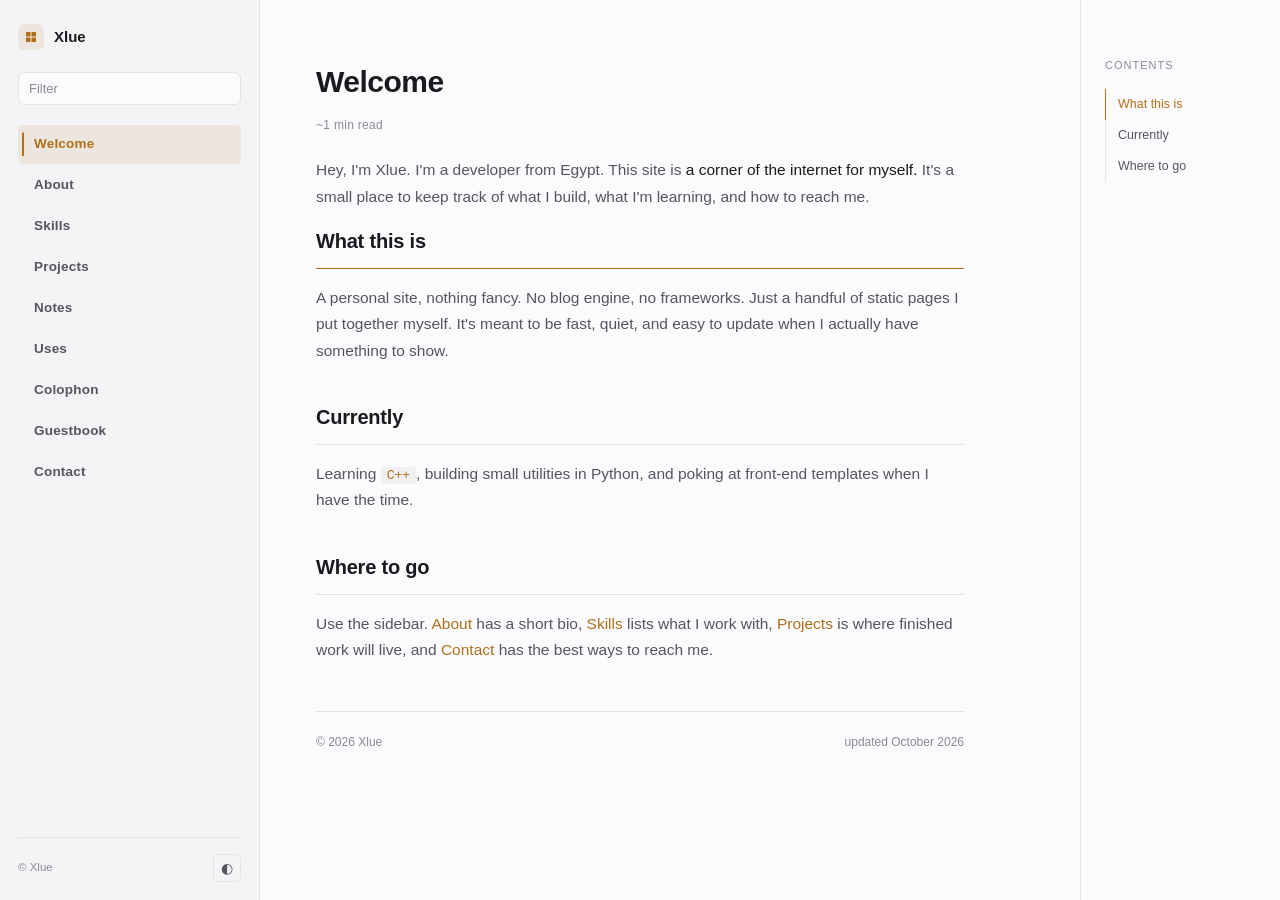
<file: index.html>
<!DOCTYPE html>
<html lang="en" data-theme="dark">
<head>
<meta charset="UTF-8" />
<meta name="viewport" content="width=device-width, initial-scale=1.0" />
<title>Welcome | Xlue</title>
<meta name="description" content="A corner of the internet for myself." />
<meta property="og:type" content="website" />
<meta property="og:title" content="Welcome | Xlue" />
<meta property="og:description" content="A corner of the internet for myself." />
<meta property="og:site_name" content="Xlue" />
<meta name="twitter:card" content="summary" />
<meta name="twitter:title" content="Welcome | Xlue" />
<meta name="twitter:description" content="A corner of the internet for myself." />
<link rel="icon" href="data:image/svg+xml,<svg xmlns='http://www.w3.org/2000/svg' viewBox='0 0 100 100'><rect width='100' height='100' rx='20' fill='%231b1b1e'/><rect x='24' y='24' width='24' height='24' rx='2' fill='%23e0a458'/><rect x='52' y='24' width='24' height='24' rx='2' fill='%23e0a458'/><rect x='24' y='52' width='24' height='24' rx='2' fill='%23e0a458'/><rect x='52' y='52' width='24' height='24' rx='2' fill='%23e0a458'/></svg>" />
<link rel="stylesheet" href="assets/style.css" />
</head>
<body>

<div class="scroll-progress" aria-hidden="true"></div>
<button class="menu-btn" id="menuBtn" aria-label="Toggle menu">☰</button>

<div class="layout">

  <aside class="sidebar" id="sidebar">
    <div class="sidebar-inner">
      <a class="brand" href="index.html">
        <span class="brand-mark" aria-hidden="true"><svg viewBox="0 0 24 24" width="12" height="12"><rect x="2" y="2" width="9" height="9" rx="1" fill="currentColor"/><rect x="13" y="2" width="9" height="9" rx="1" fill="currentColor"/><rect x="2" y="13" width="9" height="9" rx="1" fill="currentColor"/><rect x="13" y="13" width="9" height="9" rx="1" fill="currentColor"/></svg></span>
        <span class="brand-name">Xlue</span>
      </a>
      <input class="filter" type="text" placeholder="Filter" id="filter" autocomplete="off" />
      <nav class="nav">
        <a class="nav-item active" href="index.html">Welcome</a>
        <a class="nav-item" href="about.html">About</a>
        <a class="nav-item" href="skills.html">Skills</a>
        <a class="nav-item" href="projects.html">Projects</a>
        <a class="nav-item" href="notes.html">Notes</a>
        <a class="nav-item" href="uses.html">Uses</a>
        <a class="nav-item" href="colophon.html">Colophon</a>
        <a class="nav-item" href="guestbook.html">Guestbook</a>
        <a class="nav-item" href="contact.html">Contact</a>
      </nav>
      <div class="sidebar-foot">
        <span>© Xlue</span>
        <button class="theme-toggle" id="themeToggle" aria-label="Toggle theme">
          <span class="t-icon">◐</span>
        </button>
      </div>
    </div>
  </aside>

  <main class="content">
    
<h1>Welcome</h1>
<div class="reading-time"></div>

<p>
  Hey, I'm Xlue. I'm a developer from Egypt. This site is
  <em>a corner of the internet for myself.</em> It's a small place to keep track of what I
  build, what I'm learning, and how to reach me.
</p>

<h2 id="what-this-is">What this is</h2>
<p>
  A personal site, nothing fancy. No blog engine, no frameworks. Just a
  handful of static pages I put together myself. It's meant to be fast,
  quiet, and easy to update when I actually have something to show.
</p>

<h2 id="currently">Currently</h2>
<p>
  Learning <code>C++</code>, building small utilities in Python, and
  poking at front-end templates when I have the time.
</p>

<h2 id="where-to-go">Where to go</h2>
<p>
  Use the sidebar. <a href="about.html">About</a> has a short bio,
  <a href="skills.html">Skills</a> lists what I work with,
  <a href="projects.html">Projects</a> is where finished work will live,
  and <a href="contact.html">Contact</a> has the best ways to reach me.
</p>

    <footer class="page-foot">
      <span>© <span id="year"></span> Xlue</span>
      <span>updated October 2026</span>
    </footer>
  </main>

  <aside class="toc">
    <div class="toc-title">Contents</div>
    <a class="toc-link active" href="#what-this-is">What this is</a>
    <a class="toc-link" href="#currently">Currently</a>
    <a class="toc-link" href="#where-to-go">Where to go</a>
  </aside>

</div>

<button class="to-top" aria-label="Back to top">↑</button>
<script src="assets/script.js"></script>
</body>
</html>
</file>
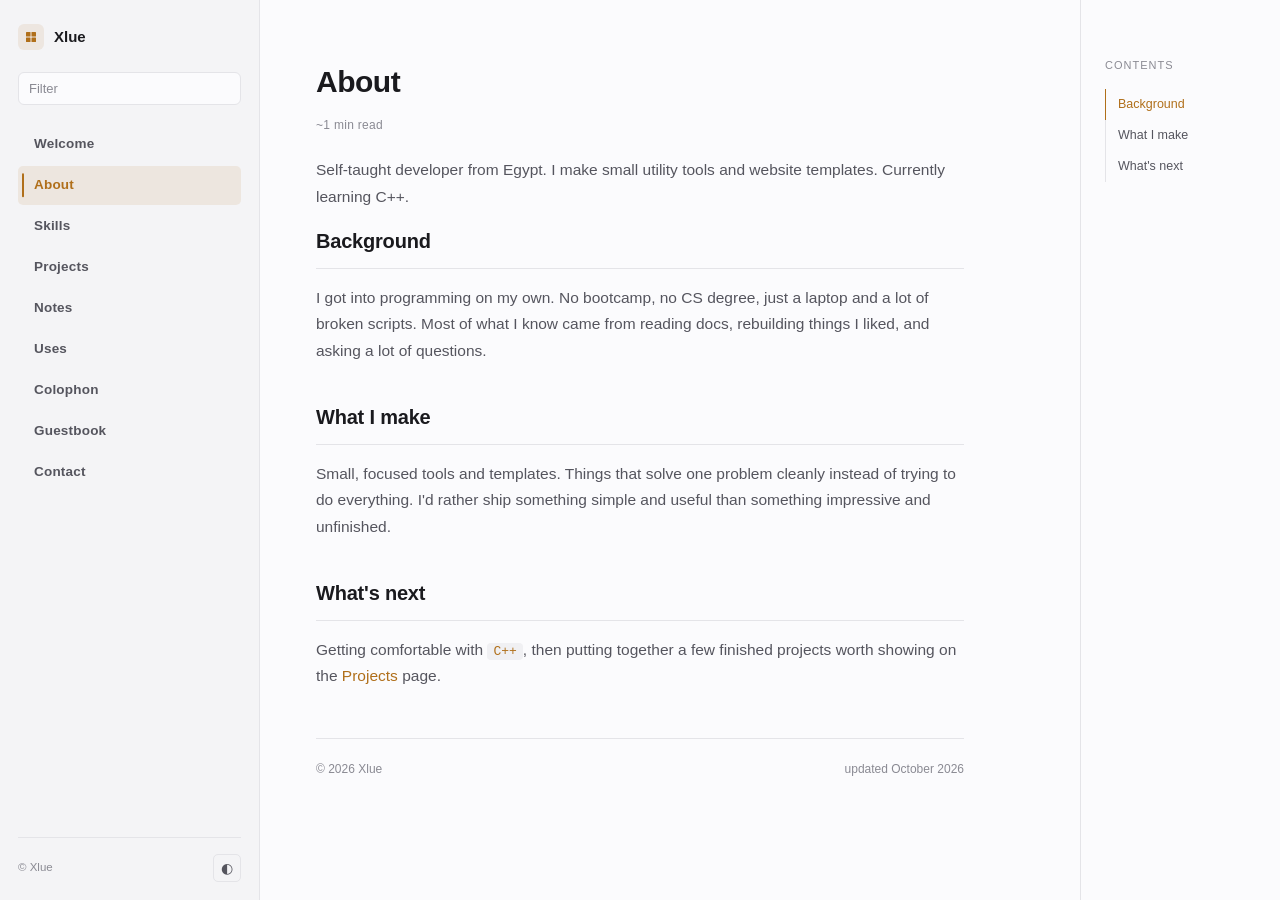
<file: about.html>
<!DOCTYPE html>
<html lang="en" data-theme="dark">
<head>
<meta charset="UTF-8" />
<meta name="viewport" content="width=device-width, initial-scale=1.0" />
<title>About | Xlue</title>
<meta name="description" content="A corner of the internet for myself." />
<meta property="og:type" content="website" />
<meta property="og:title" content="About | Xlue" />
<meta property="og:description" content="A corner of the internet for myself." />
<meta property="og:site_name" content="Xlue" />
<meta name="twitter:card" content="summary" />
<meta name="twitter:title" content="About | Xlue" />
<meta name="twitter:description" content="A corner of the internet for myself." />
<link rel="icon" href="data:image/svg+xml,<svg xmlns='http://www.w3.org/2000/svg' viewBox='0 0 100 100'><rect width='100' height='100' rx='20' fill='%231b1b1e'/><rect x='24' y='24' width='24' height='24' rx='2' fill='%23e0a458'/><rect x='52' y='24' width='24' height='24' rx='2' fill='%23e0a458'/><rect x='24' y='52' width='24' height='24' rx='2' fill='%23e0a458'/><rect x='52' y='52' width='24' height='24' rx='2' fill='%23e0a458'/></svg>" />
<link rel="stylesheet" href="assets/style.css" />
</head>
<body>

<div class="scroll-progress" aria-hidden="true"></div>
<button class="menu-btn" id="menuBtn" aria-label="Toggle menu">☰</button>

<div class="layout">

  <aside class="sidebar" id="sidebar">
    <div class="sidebar-inner">
      <a class="brand" href="index.html">
        <span class="brand-mark" aria-hidden="true"><svg viewBox="0 0 24 24" width="12" height="12"><rect x="2" y="2" width="9" height="9" rx="1" fill="currentColor"/><rect x="13" y="2" width="9" height="9" rx="1" fill="currentColor"/><rect x="2" y="13" width="9" height="9" rx="1" fill="currentColor"/><rect x="13" y="13" width="9" height="9" rx="1" fill="currentColor"/></svg></span>
        <span class="brand-name">Xlue</span>
      </a>
      <input class="filter" type="text" placeholder="Filter" id="filter" autocomplete="off" />
      <nav class="nav">
        <a class="nav-item" href="index.html">Welcome</a>
        <a class="nav-item active" href="about.html">About</a>
        <a class="nav-item" href="skills.html">Skills</a>
        <a class="nav-item" href="projects.html">Projects</a>
        <a class="nav-item" href="notes.html">Notes</a>
        <a class="nav-item" href="uses.html">Uses</a>
        <a class="nav-item" href="colophon.html">Colophon</a>
        <a class="nav-item" href="guestbook.html">Guestbook</a>
        <a class="nav-item" href="contact.html">Contact</a>
      </nav>
      <div class="sidebar-foot">
        <span>© Xlue</span>
        <button class="theme-toggle" id="themeToggle" aria-label="Toggle theme">
          <span class="t-icon">◐</span>
        </button>
      </div>
    </div>
  </aside>

  <main class="content">
    
<h1>About</h1>
<div class="reading-time"></div>

<p>Self-taught developer from Egypt. I make small utility tools and website templates. Currently learning C++.</p>

<h2 id="background">Background</h2>
<p>
  I got into programming on my own. No bootcamp, no CS degree, just a
  laptop and a lot of broken scripts. Most of what I know came from
  reading docs, rebuilding things I liked, and asking a lot of questions.
</p>

<h2 id="what-i-make">What I make</h2>
<p>
  Small, focused tools and templates. Things that solve one problem
  cleanly instead of trying to do everything. I'd rather ship something
  simple and useful than something impressive and unfinished.
</p>

<h2 id="whats-next">What's next</h2>
<p>
  Getting comfortable with <code>C++</code>, then putting together a
  few finished projects worth showing on the
  <a href="projects.html">Projects</a> page.
</p>

    <footer class="page-foot">
      <span>© <span id="year"></span> Xlue</span>
      <span>updated October 2026</span>
    </footer>
  </main>

  <aside class="toc">
    <div class="toc-title">Contents</div>
    <a class="toc-link active" href="#background">Background</a>
    <a class="toc-link" href="#what-i-make">What I make</a>
    <a class="toc-link" href="#whats-next">What's next</a>
  </aside>

</div>

<button class="to-top" aria-label="Back to top">↑</button>
<script src="assets/script.js"></script>
</body>
</html>
</file>
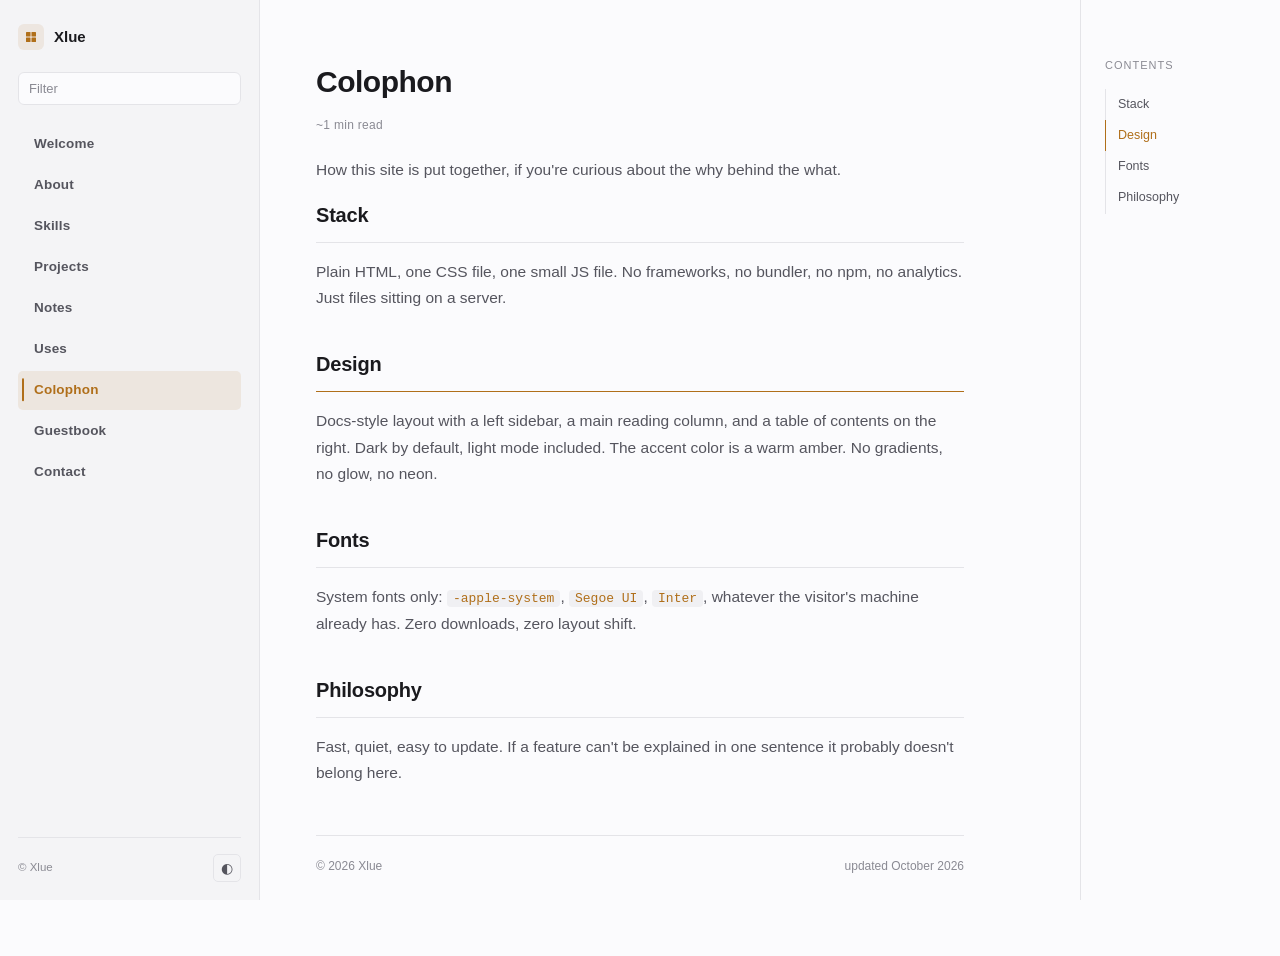
<file: colophon.html>
<!DOCTYPE html>
<html lang="en" data-theme="dark">
<head>
<meta charset="UTF-8" />
<meta name="viewport" content="width=device-width, initial-scale=1.0" />
<title>Colophon | Xlue</title>
<meta name="description" content="A corner of the internet for myself." />
<meta property="og:type" content="website" />
<meta property="og:title" content="Colophon | Xlue" />
<meta property="og:description" content="A corner of the internet for myself." />
<meta property="og:site_name" content="Xlue" />
<meta name="twitter:card" content="summary" />
<meta name="twitter:title" content="Colophon | Xlue" />
<meta name="twitter:description" content="A corner of the internet for myself." />
<link rel="icon" href="data:image/svg+xml,<svg xmlns='http://www.w3.org/2000/svg' viewBox='0 0 100 100'><rect width='100' height='100' rx='20' fill='%231b1b1e'/><rect x='24' y='24' width='24' height='24' rx='2' fill='%23e0a458'/><rect x='52' y='24' width='24' height='24' rx='2' fill='%23e0a458'/><rect x='24' y='52' width='24' height='24' rx='2' fill='%23e0a458'/><rect x='52' y='52' width='24' height='24' rx='2' fill='%23e0a458'/></svg>" />
<link rel="stylesheet" href="assets/style.css" />
</head>
<body>

<div class="scroll-progress" aria-hidden="true"></div>
<button class="menu-btn" id="menuBtn" aria-label="Toggle menu">☰</button>

<div class="layout">

  <aside class="sidebar" id="sidebar">
    <div class="sidebar-inner">
      <a class="brand" href="index.html">
        <span class="brand-mark" aria-hidden="true"><svg viewBox="0 0 24 24" width="12" height="12"><rect x="2" y="2" width="9" height="9" rx="1" fill="currentColor"/><rect x="13" y="2" width="9" height="9" rx="1" fill="currentColor"/><rect x="2" y="13" width="9" height="9" rx="1" fill="currentColor"/><rect x="13" y="13" width="9" height="9" rx="1" fill="currentColor"/></svg></span>
        <span class="brand-name">Xlue</span>
      </a>
      <input class="filter" type="text" placeholder="Filter" id="filter" autocomplete="off" />
      <nav class="nav">
        <a class="nav-item" href="index.html">Welcome</a>
        <a class="nav-item" href="about.html">About</a>
        <a class="nav-item" href="skills.html">Skills</a>
        <a class="nav-item" href="projects.html">Projects</a>
        <a class="nav-item" href="notes.html">Notes</a>
        <a class="nav-item" href="uses.html">Uses</a>
        <a class="nav-item active" href="colophon.html">Colophon</a>
        <a class="nav-item" href="guestbook.html">Guestbook</a>
        <a class="nav-item" href="contact.html">Contact</a>
      </nav>
      <div class="sidebar-foot">
        <span>© Xlue</span>
        <button class="theme-toggle" id="themeToggle" aria-label="Toggle theme">
          <span class="t-icon">◐</span>
        </button>
      </div>
    </div>
  </aside>

  <main class="content">
    
<h1>Colophon</h1>
<div class="reading-time"></div>

<p>
  How this site is put together, if you're curious about the why behind
  the what.
</p>

<h2 id="stack">Stack</h2>
<p>
  Plain HTML, one CSS file, one small JS file. No frameworks, no
  bundler, no npm, no analytics. Just files sitting on a server.
</p>

<h2 id="design">Design</h2>
<p>
  Docs-style layout with a left sidebar, a main reading column, and a
  table of contents on the right. Dark by default, light mode included.
  The accent color is a warm amber. No gradients, no glow, no neon.
</p>

<h2 id="fonts">Fonts</h2>
<p>
  System fonts only: <code>-apple-system</code>, <code>Segoe UI</code>,
  <code>Inter</code>, whatever the visitor's machine already has. Zero
  downloads, zero layout shift.
</p>

<h2 id="philosophy">Philosophy</h2>
<p>
  Fast, quiet, easy to update. If a feature can't be explained in one
  sentence it probably doesn't belong here.
</p>

    <footer class="page-foot">
      <span>© <span id="year"></span> Xlue</span>
      <span>updated October 2026</span>
    </footer>
  </main>

  <aside class="toc">
    <div class="toc-title">Contents</div>
    <a class="toc-link active" href="#stack">Stack</a>
    <a class="toc-link" href="#design">Design</a>
    <a class="toc-link" href="#fonts">Fonts</a>
    <a class="toc-link" href="#philosophy">Philosophy</a>
  </aside>

</div>

<button class="to-top" aria-label="Back to top">↑</button>
<script src="assets/script.js"></script>
</body>
</html>
</file>
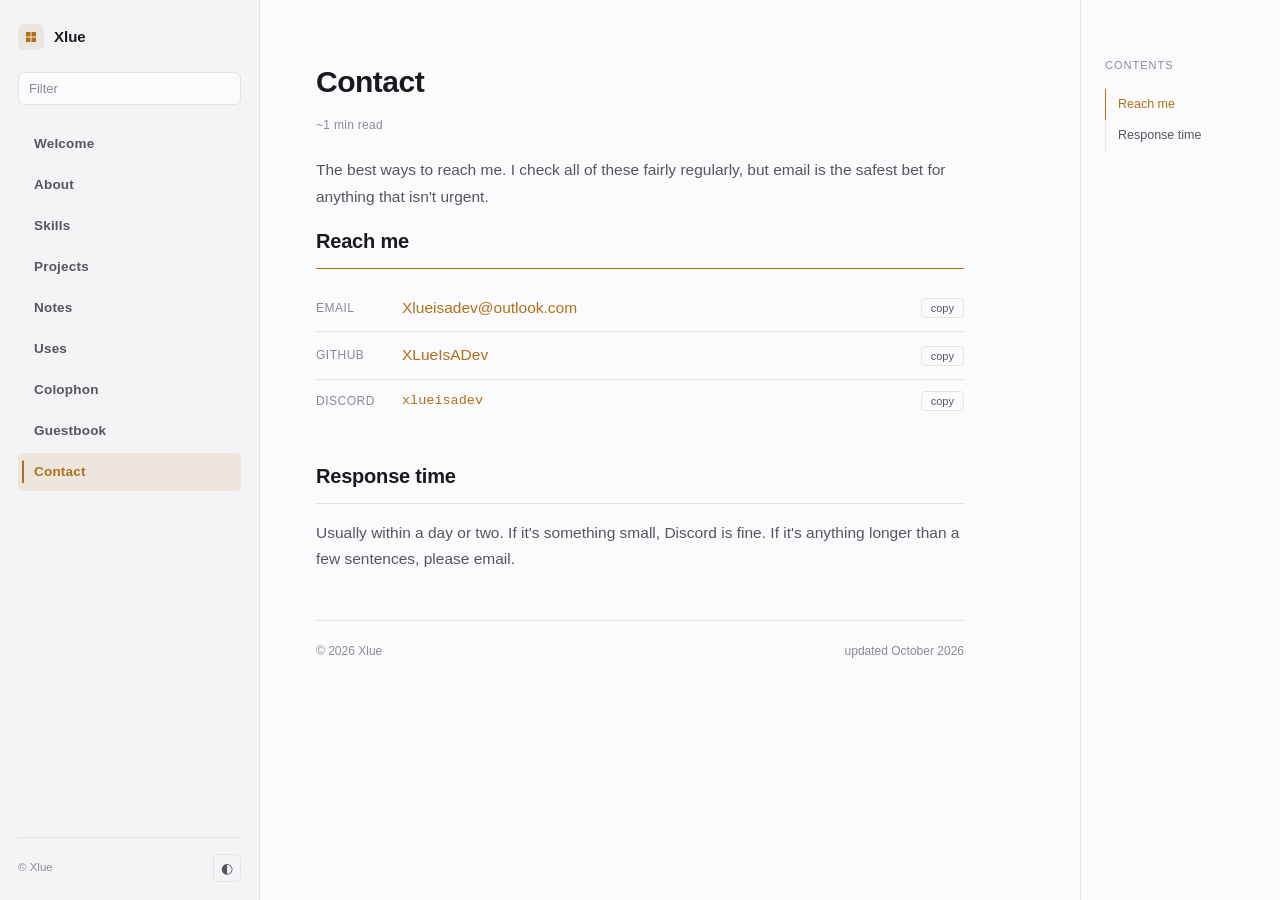
<file: contact.html>
<!DOCTYPE html>
<html lang="en" data-theme="dark">
<head>
<meta charset="UTF-8" />
<meta name="viewport" content="width=device-width, initial-scale=1.0" />
<title>Contact | Xlue</title>
<meta name="description" content="A corner of the internet for myself." />
<meta property="og:type" content="website" />
<meta property="og:title" content="Contact | Xlue" />
<meta property="og:description" content="A corner of the internet for myself." />
<meta property="og:site_name" content="Xlue" />
<meta name="twitter:card" content="summary" />
<meta name="twitter:title" content="Contact | Xlue" />
<meta name="twitter:description" content="A corner of the internet for myself." />
<link rel="icon" href="data:image/svg+xml,<svg xmlns='http://www.w3.org/2000/svg' viewBox='0 0 100 100'><rect width='100' height='100' rx='20' fill='%231b1b1e'/><rect x='24' y='24' width='24' height='24' rx='2' fill='%23e0a458'/><rect x='52' y='24' width='24' height='24' rx='2' fill='%23e0a458'/><rect x='24' y='52' width='24' height='24' rx='2' fill='%23e0a458'/><rect x='52' y='52' width='24' height='24' rx='2' fill='%23e0a458'/></svg>" />
<link rel="stylesheet" href="assets/style.css" />
</head>
<body>

<div class="scroll-progress" aria-hidden="true"></div>
<button class="menu-btn" id="menuBtn" aria-label="Toggle menu">☰</button>

<div class="layout">

  <aside class="sidebar" id="sidebar">
    <div class="sidebar-inner">
      <a class="brand" href="index.html">
        <span class="brand-mark" aria-hidden="true"><svg viewBox="0 0 24 24" width="12" height="12"><rect x="2" y="2" width="9" height="9" rx="1" fill="currentColor"/><rect x="13" y="2" width="9" height="9" rx="1" fill="currentColor"/><rect x="2" y="13" width="9" height="9" rx="1" fill="currentColor"/><rect x="13" y="13" width="9" height="9" rx="1" fill="currentColor"/></svg></span>
        <span class="brand-name">Xlue</span>
      </a>
      <input class="filter" type="text" placeholder="Filter" id="filter" autocomplete="off" />
      <nav class="nav">
        <a class="nav-item" href="index.html">Welcome</a>
        <a class="nav-item" href="about.html">About</a>
        <a class="nav-item" href="skills.html">Skills</a>
        <a class="nav-item" href="projects.html">Projects</a>
        <a class="nav-item" href="notes.html">Notes</a>
        <a class="nav-item" href="uses.html">Uses</a>
        <a class="nav-item" href="colophon.html">Colophon</a>
        <a class="nav-item" href="guestbook.html">Guestbook</a>
        <a class="nav-item active" href="contact.html">Contact</a>
      </nav>
      <div class="sidebar-foot">
        <span>© Xlue</span>
        <button class="theme-toggle" id="themeToggle" aria-label="Toggle theme">
          <span class="t-icon">◐</span>
        </button>
      </div>
    </div>
  </aside>

  <main class="content">
    
<h1>Contact</h1>
<div class="reading-time"></div>

<p>
  The best ways to reach me. I check all of these fairly regularly, but
  email is the safest bet for anything that isn't urgent.
</p>

<h2 id="reach-me">Reach me</h2>
<ul class="contact-list">
  <li><span class="label">email</span><a href="mailto:Xlueisadev@outlook.com">Xlueisadev@outlook.com</a><button class="copy-btn" data-copy="Xlueisadev@outlook.com">copy</button></li>
  <li><span class="label">github</span><a href="https://github.com/XLueIsADev">XLueIsADev</a><button class="copy-btn" data-copy="XLueIsADev">copy</button></li>
  <li><span class="label">discord</span><span class="mono">xlueisadev</span><button class="copy-btn" data-copy="xlueisadev">copy</button></li>
</ul>

<h2 id="response">Response time</h2>
<p>
  Usually within a day or two. If it's something small, Discord is
  fine. If it's anything longer than a few sentences, please email.
</p>

    <footer class="page-foot">
      <span>© <span id="year"></span> Xlue</span>
      <span>updated October 2026</span>
    </footer>
  </main>

  <aside class="toc">
    <div class="toc-title">Contents</div>
    <a class="toc-link active" href="#reach-me">Reach me</a>
    <a class="toc-link" href="#response">Response time</a>
  </aside>

</div>

<button class="to-top" aria-label="Back to top">↑</button>
<script src="assets/script.js"></script>
</body>
</html>
</file>
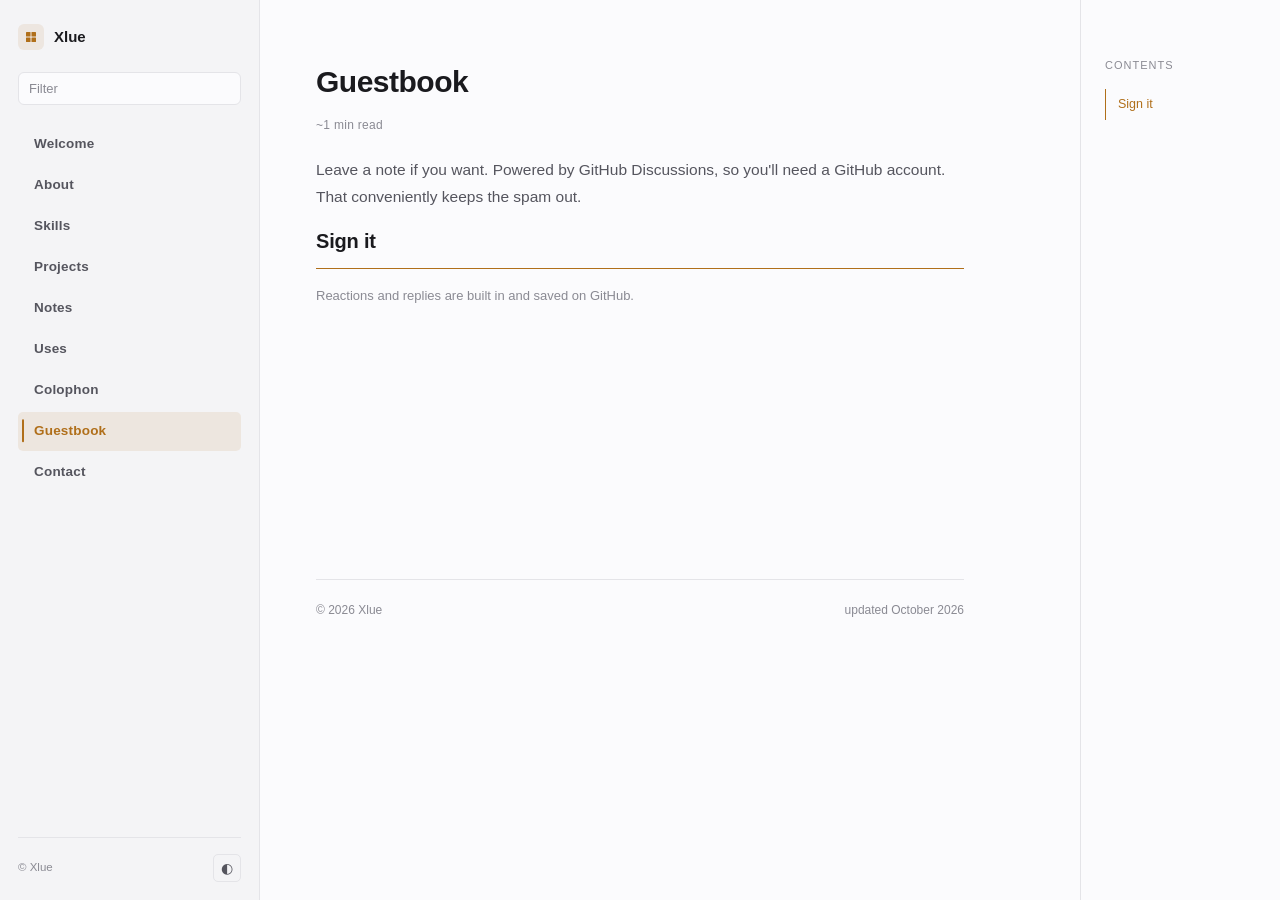
<file: guestbook.html>
<!DOCTYPE html>
<html lang="en" data-theme="dark">
<head>
<meta charset="UTF-8" />
<meta name="viewport" content="width=device-width, initial-scale=1.0" />
<title>Guestbook | Xlue</title>
<meta name="description" content="A corner of the internet for myself." />
<meta property="og:type" content="website" />
<meta property="og:title" content="Guestbook | Xlue" />
<meta property="og:description" content="A corner of the internet for myself." />
<meta property="og:site_name" content="Xlue" />
<meta name="twitter:card" content="summary" />
<meta name="twitter:title" content="Guestbook | Xlue" />
<meta name="twitter:description" content="A corner of the internet for myself." />
<link rel="icon" href="data:image/svg+xml,<svg xmlns='http://www.w3.org/2000/svg' viewBox='0 0 100 100'><rect width='100' height='100' rx='20' fill='%231b1b1e'/><rect x='24' y='24' width='24' height='24' rx='2' fill='%23e0a458'/><rect x='52' y='24' width='24' height='24' rx='2' fill='%23e0a458'/><rect x='24' y='52' width='24' height='24' rx='2' fill='%23e0a458'/><rect x='52' y='52' width='24' height='24' rx='2' fill='%23e0a458'/></svg>" />
<link rel="stylesheet" href="assets/style.css" />
</head>
<body>

<div class="scroll-progress" aria-hidden="true"></div>
<button class="menu-btn" id="menuBtn" aria-label="Toggle menu">☰</button>

<div class="layout">

  <aside class="sidebar" id="sidebar">
    <div class="sidebar-inner">
      <a class="brand" href="index.html">
        <span class="brand-mark" aria-hidden="true"><svg viewBox="0 0 24 24" width="12" height="12"><rect x="2" y="2" width="9" height="9" rx="1" fill="currentColor"/><rect x="13" y="2" width="9" height="9" rx="1" fill="currentColor"/><rect x="2" y="13" width="9" height="9" rx="1" fill="currentColor"/><rect x="13" y="13" width="9" height="9" rx="1" fill="currentColor"/></svg></span>
        <span class="brand-name">Xlue</span>
      </a>
      <input class="filter" type="text" placeholder="Filter" id="filter" autocomplete="off" />
      <nav class="nav">
        <a class="nav-item" href="index.html">Welcome</a>
        <a class="nav-item" href="about.html">About</a>
        <a class="nav-item" href="skills.html">Skills</a>
        <a class="nav-item" href="projects.html">Projects</a>
        <a class="nav-item" href="notes.html">Notes</a>
        <a class="nav-item" href="uses.html">Uses</a>
        <a class="nav-item" href="colophon.html">Colophon</a>
        <a class="nav-item active" href="guestbook.html">Guestbook</a>
        <a class="nav-item" href="contact.html">Contact</a>
      </nav>
      <div class="sidebar-foot">
        <span>© Xlue</span>
        <button class="theme-toggle" id="themeToggle" aria-label="Toggle theme">
          <span class="t-icon">◐</span>
        </button>
      </div>
    </div>
  </aside>

  <main class="content">
    
<h1>Guestbook</h1>
<div class="reading-time"></div>

<p>
  Leave a note if you want. Powered by GitHub Discussions, so you'll
  need a GitHub account. That conveniently keeps the spam out.
</p>

<h2 id="sign-it">Sign it</h2>
<p class="giscus-note">
  Reactions and replies are built in and saved on GitHub.
</p>

<div class="giscus-wrap">
  <script src="https://giscus.app/client.js"
          data-repo="XLueIsADev/guestbook"
          data-repo-id="R_kgDOVD0WNQ"
          data-category="General"
          data-category-id="DIC_kwDOVD0WNc4DHf6B"
          data-mapping="pathname"
          data-strict="0"
          data-reactions-enabled="1"
          data-emit-metadata="0"
          data-input-position="bottom"
          data-theme="noborder_dark"
          data-lang="en"
          crossorigin="anonymous"
          async>
  </script>
</div>

    <footer class="page-foot">
      <span>© <span id="year"></span> Xlue</span>
      <span>updated October 2026</span>
    </footer>
  </main>

  <aside class="toc">
    <div class="toc-title">Contents</div>
    <a class="toc-link active" href="#sign-it">Sign it</a>
  </aside>

</div>

<button class="to-top" aria-label="Back to top">↑</button>
<script src="assets/script.js"></script>
</body>
</html>
</file>
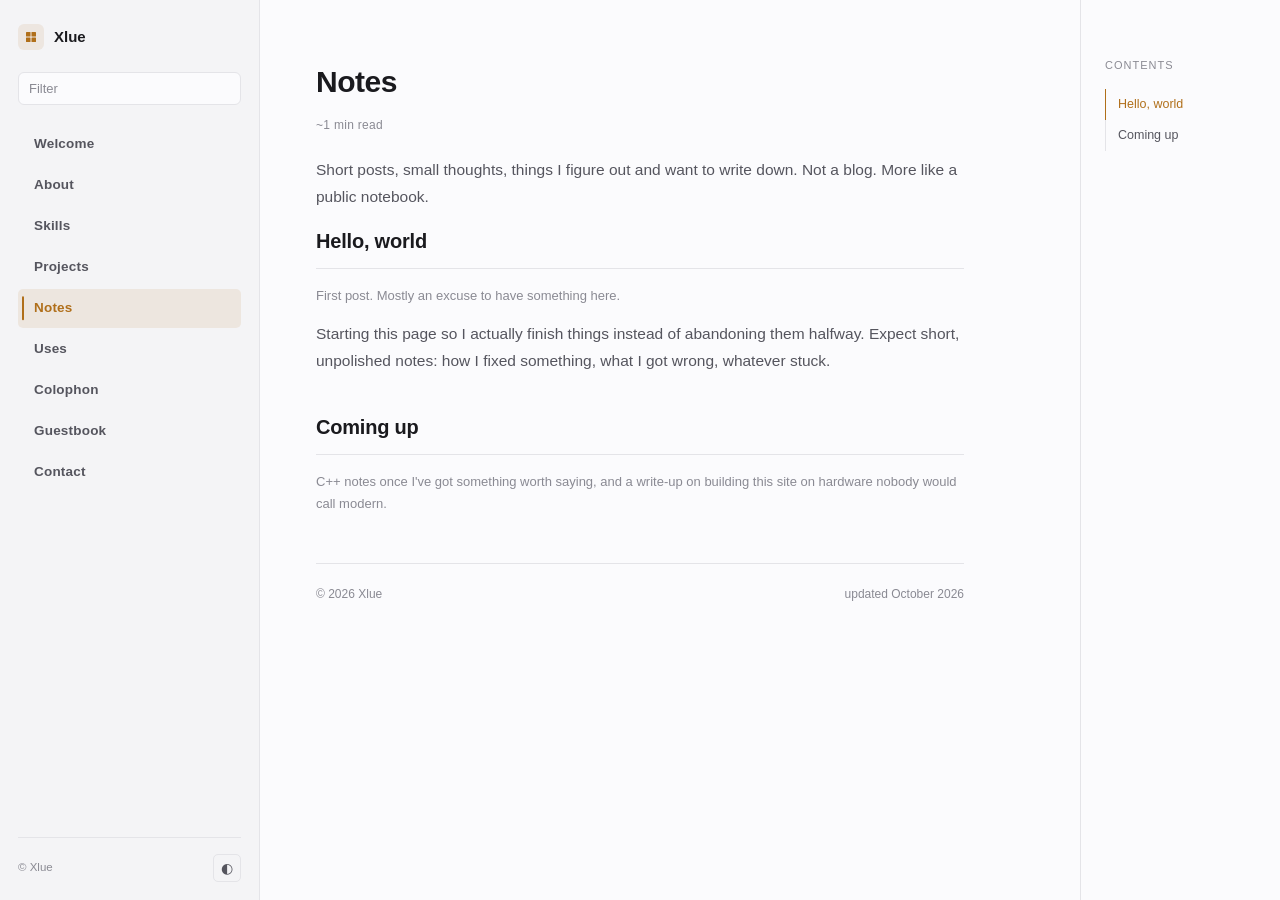
<file: notes.html>
<!DOCTYPE html>
<html lang="en" data-theme="dark">
<head>
<meta charset="UTF-8" />
<meta name="viewport" content="width=device-width, initial-scale=1.0" />
<title>Notes | Xlue</title>
<meta name="description" content="A corner of the internet for myself." />
<meta property="og:type" content="website" />
<meta property="og:title" content="Notes | Xlue" />
<meta property="og:description" content="A corner of the internet for myself." />
<meta property="og:site_name" content="Xlue" />
<meta name="twitter:card" content="summary" />
<meta name="twitter:title" content="Notes | Xlue" />
<meta name="twitter:description" content="A corner of the internet for myself." />
<link rel="icon" href="data:image/svg+xml,<svg xmlns='http://www.w3.org/2000/svg' viewBox='0 0 100 100'><rect width='100' height='100' rx='20' fill='%231b1b1e'/><rect x='24' y='24' width='24' height='24' rx='2' fill='%23e0a458'/><rect x='52' y='24' width='24' height='24' rx='2' fill='%23e0a458'/><rect x='24' y='52' width='24' height='24' rx='2' fill='%23e0a458'/><rect x='52' y='52' width='24' height='24' rx='2' fill='%23e0a458'/></svg>" />
<link rel="stylesheet" href="assets/style.css" />
</head>
<body>

<div class="scroll-progress" aria-hidden="true"></div>
<button class="menu-btn" id="menuBtn" aria-label="Toggle menu">☰</button>

<div class="layout">

  <aside class="sidebar" id="sidebar">
    <div class="sidebar-inner">
      <a class="brand" href="index.html">
        <span class="brand-mark" aria-hidden="true"><svg viewBox="0 0 24 24" width="12" height="12"><rect x="2" y="2" width="9" height="9" rx="1" fill="currentColor"/><rect x="13" y="2" width="9" height="9" rx="1" fill="currentColor"/><rect x="2" y="13" width="9" height="9" rx="1" fill="currentColor"/><rect x="13" y="13" width="9" height="9" rx="1" fill="currentColor"/></svg></span>
        <span class="brand-name">Xlue</span>
      </a>
      <input class="filter" type="text" placeholder="Filter" id="filter" autocomplete="off" />
      <nav class="nav">
        <a class="nav-item" href="index.html">Welcome</a>
        <a class="nav-item" href="about.html">About</a>
        <a class="nav-item" href="skills.html">Skills</a>
        <a class="nav-item" href="projects.html">Projects</a>
        <a class="nav-item active" href="notes.html">Notes</a>
        <a class="nav-item" href="uses.html">Uses</a>
        <a class="nav-item" href="colophon.html">Colophon</a>
        <a class="nav-item" href="guestbook.html">Guestbook</a>
        <a class="nav-item" href="contact.html">Contact</a>
      </nav>
      <div class="sidebar-foot">
        <span>© Xlue</span>
        <button class="theme-toggle" id="themeToggle" aria-label="Toggle theme">
          <span class="t-icon">◐</span>
        </button>
      </div>
    </div>
  </aside>

  <main class="content">
    
<h1>Notes</h1>
<div class="reading-time"></div>

<p>
  Short posts, small thoughts, things I figure out and want to write
  down. Not a blog. More like a public notebook.
</p>

<h2 id="hello-world">Hello, world</h2>
<p class="muted">First post. Mostly an excuse to have something here.</p>
<p>
  Starting this page so I actually finish things instead of abandoning
  them halfway. Expect short, unpolished notes: how I fixed something,
  what I got wrong, whatever stuck.
</p>

<h2 id="coming-up">Coming up</h2>
<p class="muted">
  C++ notes once I've got something worth saying, and a write-up on
  building this site on hardware nobody would call modern.
</p>

    <footer class="page-foot">
      <span>© <span id="year"></span> Xlue</span>
      <span>updated October 2026</span>
    </footer>
  </main>

  <aside class="toc">
    <div class="toc-title">Contents</div>
    <a class="toc-link active" href="#hello-world">Hello, world</a>
    <a class="toc-link" href="#coming-up">Coming up</a>
  </aside>

</div>

<button class="to-top" aria-label="Back to top">↑</button>
<script src="assets/script.js"></script>
</body>
</html>
</file>
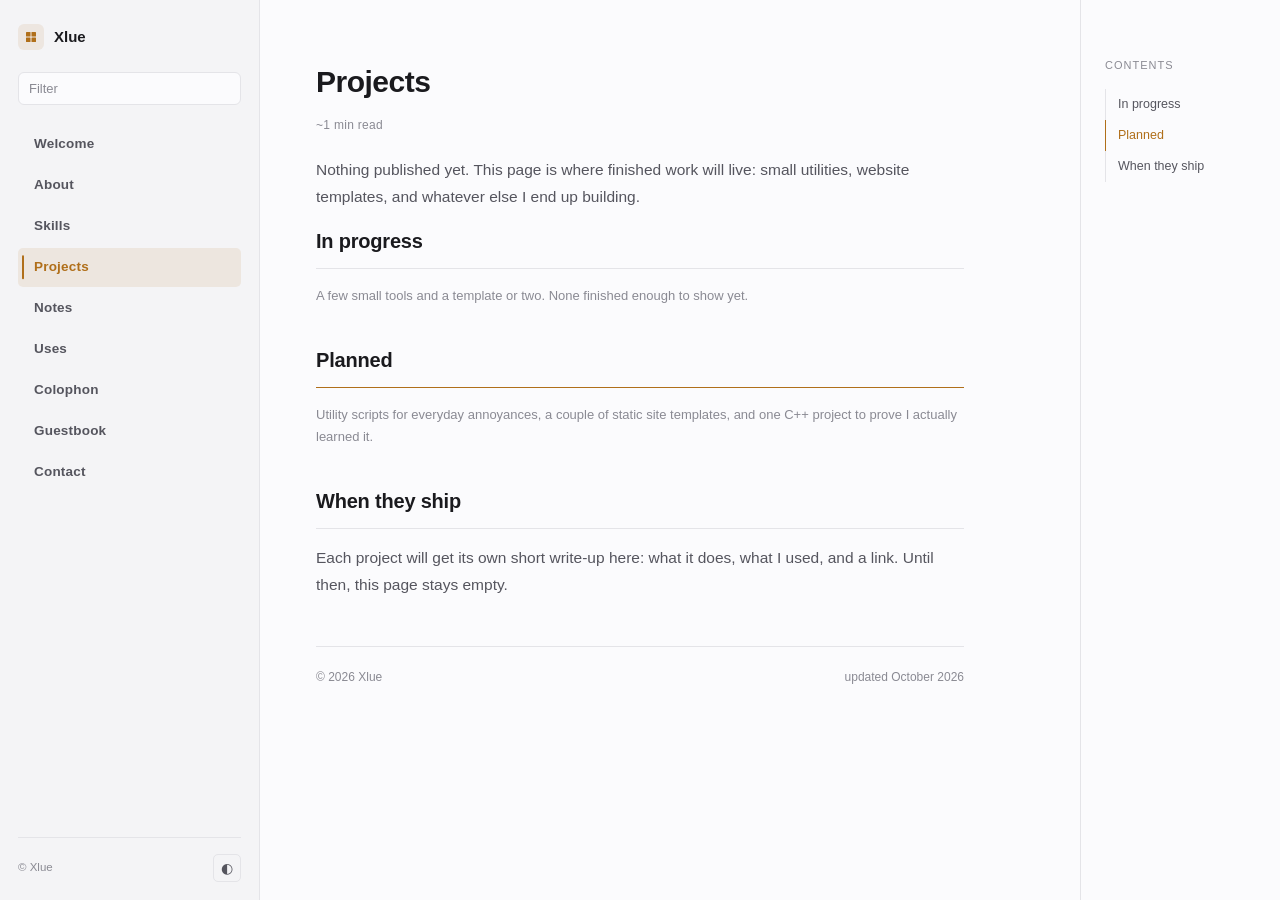
<file: projects.html>
<!DOCTYPE html>
<html lang="en" data-theme="dark">
<head>
<meta charset="UTF-8" />
<meta name="viewport" content="width=device-width, initial-scale=1.0" />
<title>Projects | Xlue</title>
<meta name="description" content="A corner of the internet for myself." />
<meta property="og:type" content="website" />
<meta property="og:title" content="Projects | Xlue" />
<meta property="og:description" content="A corner of the internet for myself." />
<meta property="og:site_name" content="Xlue" />
<meta name="twitter:card" content="summary" />
<meta name="twitter:title" content="Projects | Xlue" />
<meta name="twitter:description" content="A corner of the internet for myself." />
<link rel="icon" href="data:image/svg+xml,<svg xmlns='http://www.w3.org/2000/svg' viewBox='0 0 100 100'><rect width='100' height='100' rx='20' fill='%231b1b1e'/><rect x='24' y='24' width='24' height='24' rx='2' fill='%23e0a458'/><rect x='52' y='24' width='24' height='24' rx='2' fill='%23e0a458'/><rect x='24' y='52' width='24' height='24' rx='2' fill='%23e0a458'/><rect x='52' y='52' width='24' height='24' rx='2' fill='%23e0a458'/></svg>" />
<link rel="stylesheet" href="assets/style.css" />
</head>
<body>

<div class="scroll-progress" aria-hidden="true"></div>
<button class="menu-btn" id="menuBtn" aria-label="Toggle menu">☰</button>

<div class="layout">

  <aside class="sidebar" id="sidebar">
    <div class="sidebar-inner">
      <a class="brand" href="index.html">
        <span class="brand-mark" aria-hidden="true"><svg viewBox="0 0 24 24" width="12" height="12"><rect x="2" y="2" width="9" height="9" rx="1" fill="currentColor"/><rect x="13" y="2" width="9" height="9" rx="1" fill="currentColor"/><rect x="2" y="13" width="9" height="9" rx="1" fill="currentColor"/><rect x="13" y="13" width="9" height="9" rx="1" fill="currentColor"/></svg></span>
        <span class="brand-name">Xlue</span>
      </a>
      <input class="filter" type="text" placeholder="Filter" id="filter" autocomplete="off" />
      <nav class="nav">
        <a class="nav-item" href="index.html">Welcome</a>
        <a class="nav-item" href="about.html">About</a>
        <a class="nav-item" href="skills.html">Skills</a>
        <a class="nav-item active" href="projects.html">Projects</a>
        <a class="nav-item" href="notes.html">Notes</a>
        <a class="nav-item" href="uses.html">Uses</a>
        <a class="nav-item" href="colophon.html">Colophon</a>
        <a class="nav-item" href="guestbook.html">Guestbook</a>
        <a class="nav-item" href="contact.html">Contact</a>
      </nav>
      <div class="sidebar-foot">
        <span>© Xlue</span>
        <button class="theme-toggle" id="themeToggle" aria-label="Toggle theme">
          <span class="t-icon">◐</span>
        </button>
      </div>
    </div>
  </aside>

  <main class="content">
    
<h1>Projects</h1>
<div class="reading-time"></div>

<p>
  Nothing published yet. This page is where finished work will live:
  small utilities, website templates, and whatever else I end up
  building.
</p>

<h2 id="in-progress">In progress</h2>
<p class="muted">A few small tools and a template or two. None finished
enough to show yet.</p>

<h2 id="planned">Planned</h2>
<p class="muted">
  Utility scripts for everyday annoyances, a couple of static site
  templates, and one C++ project to prove I actually learned it.
</p>

<h2 id="when-they-ship">When they ship</h2>
<p>
  Each project will get its own short write-up here: what it does, what
  I used, and a link. Until then, this page stays empty.
</p>

    <footer class="page-foot">
      <span>© <span id="year"></span> Xlue</span>
      <span>updated October 2026</span>
    </footer>
  </main>

  <aside class="toc">
    <div class="toc-title">Contents</div>
    <a class="toc-link active" href="#in-progress">In progress</a>
    <a class="toc-link" href="#planned">Planned</a>
    <a class="toc-link" href="#when-they-ship">When they ship</a>
  </aside>

</div>

<button class="to-top" aria-label="Back to top">↑</button>
<script src="assets/script.js"></script>
</body>
</html>
</file>
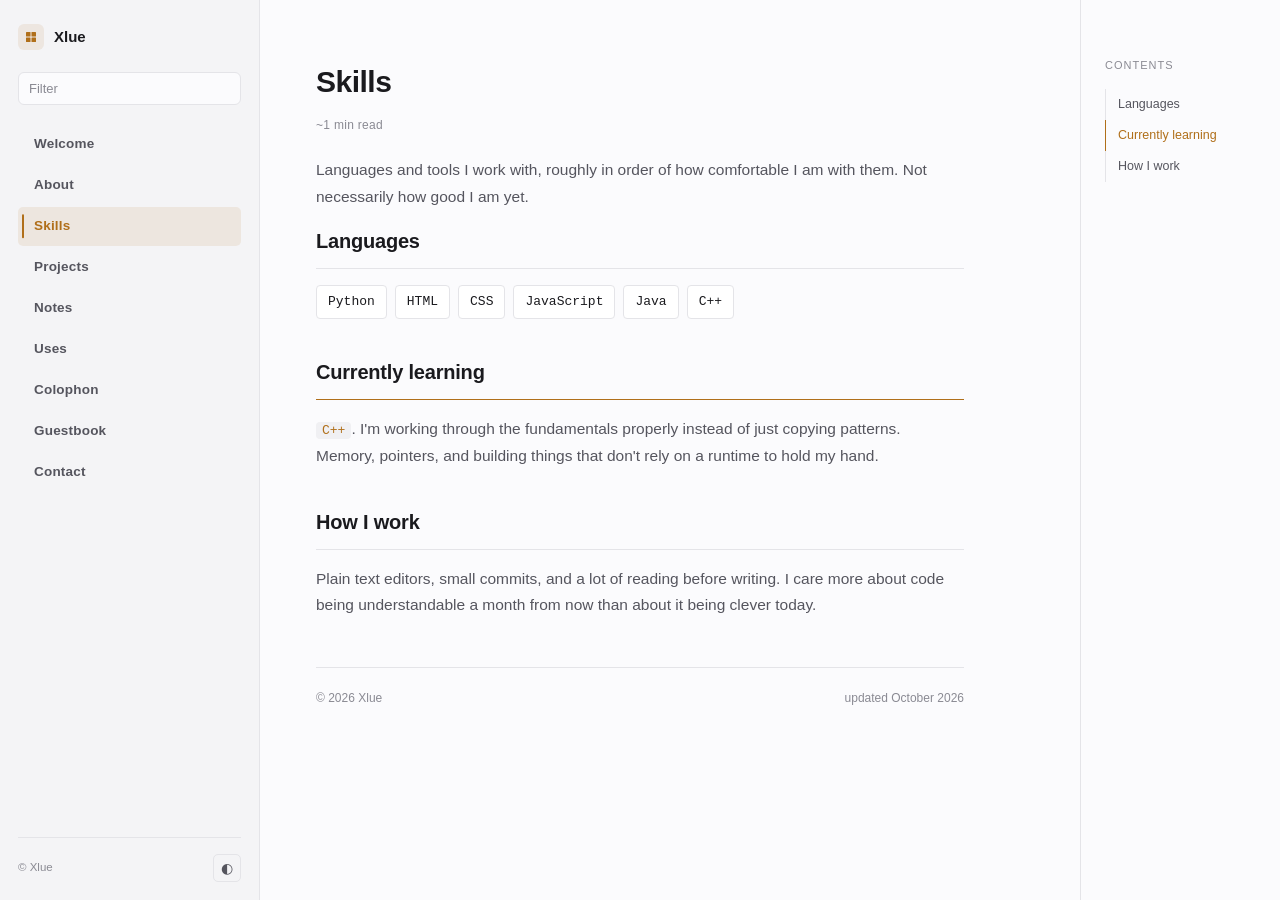
<file: skills.html>
<!DOCTYPE html>
<html lang="en" data-theme="dark">
<head>
<meta charset="UTF-8" />
<meta name="viewport" content="width=device-width, initial-scale=1.0" />
<title>Skills | Xlue</title>
<meta name="description" content="A corner of the internet for myself." />
<meta property="og:type" content="website" />
<meta property="og:title" content="Skills | Xlue" />
<meta property="og:description" content="A corner of the internet for myself." />
<meta property="og:site_name" content="Xlue" />
<meta name="twitter:card" content="summary" />
<meta name="twitter:title" content="Skills | Xlue" />
<meta name="twitter:description" content="A corner of the internet for myself." />
<link rel="icon" href="data:image/svg+xml,<svg xmlns='http://www.w3.org/2000/svg' viewBox='0 0 100 100'><rect width='100' height='100' rx='20' fill='%231b1b1e'/><rect x='24' y='24' width='24' height='24' rx='2' fill='%23e0a458'/><rect x='52' y='24' width='24' height='24' rx='2' fill='%23e0a458'/><rect x='24' y='52' width='24' height='24' rx='2' fill='%23e0a458'/><rect x='52' y='52' width='24' height='24' rx='2' fill='%23e0a458'/></svg>" />
<link rel="stylesheet" href="assets/style.css" />
</head>
<body>

<div class="scroll-progress" aria-hidden="true"></div>
<button class="menu-btn" id="menuBtn" aria-label="Toggle menu">☰</button>

<div class="layout">

  <aside class="sidebar" id="sidebar">
    <div class="sidebar-inner">
      <a class="brand" href="index.html">
        <span class="brand-mark" aria-hidden="true"><svg viewBox="0 0 24 24" width="12" height="12"><rect x="2" y="2" width="9" height="9" rx="1" fill="currentColor"/><rect x="13" y="2" width="9" height="9" rx="1" fill="currentColor"/><rect x="2" y="13" width="9" height="9" rx="1" fill="currentColor"/><rect x="13" y="13" width="9" height="9" rx="1" fill="currentColor"/></svg></span>
        <span class="brand-name">Xlue</span>
      </a>
      <input class="filter" type="text" placeholder="Filter" id="filter" autocomplete="off" />
      <nav class="nav">
        <a class="nav-item" href="index.html">Welcome</a>
        <a class="nav-item" href="about.html">About</a>
        <a class="nav-item active" href="skills.html">Skills</a>
        <a class="nav-item" href="projects.html">Projects</a>
        <a class="nav-item" href="notes.html">Notes</a>
        <a class="nav-item" href="uses.html">Uses</a>
        <a class="nav-item" href="colophon.html">Colophon</a>
        <a class="nav-item" href="guestbook.html">Guestbook</a>
        <a class="nav-item" href="contact.html">Contact</a>
      </nav>
      <div class="sidebar-foot">
        <span>© Xlue</span>
        <button class="theme-toggle" id="themeToggle" aria-label="Toggle theme">
          <span class="t-icon">◐</span>
        </button>
      </div>
    </div>
  </aside>

  <main class="content">
    
<h1>Skills</h1>
<div class="reading-time"></div>

<p>
  Languages and tools I work with, roughly in order of how comfortable
  I am with them. Not necessarily how good I am yet.
</p>

<h2 id="languages">Languages</h2>
<ul class="skill-list">
  <li><code>Python</code></li><li><code>HTML</code></li><li><code>CSS</code></li><li><code>JavaScript</code></li><li><code>Java</code></li><li><code>C++</code></li>
</ul>

<h2 id="currently-learning">Currently learning</h2>
<p>
  <code>C++</code>. I'm working through the fundamentals properly
  instead of just copying patterns. Memory, pointers, and building
  things that don't rely on a runtime to hold my hand.
</p>

<h2 id="how-i-work">How I work</h2>
<p>
  Plain text editors, small commits, and a lot of reading before writing.
  I care more about code being understandable a month from now than
  about it being clever today.
</p>

    <footer class="page-foot">
      <span>© <span id="year"></span> Xlue</span>
      <span>updated October 2026</span>
    </footer>
  </main>

  <aside class="toc">
    <div class="toc-title">Contents</div>
    <a class="toc-link active" href="#languages">Languages</a>
    <a class="toc-link" href="#currently-learning">Currently learning</a>
    <a class="toc-link" href="#how-i-work">How I work</a>
  </aside>

</div>

<button class="to-top" aria-label="Back to top">↑</button>
<script src="assets/script.js"></script>
</body>
</html>
</file>
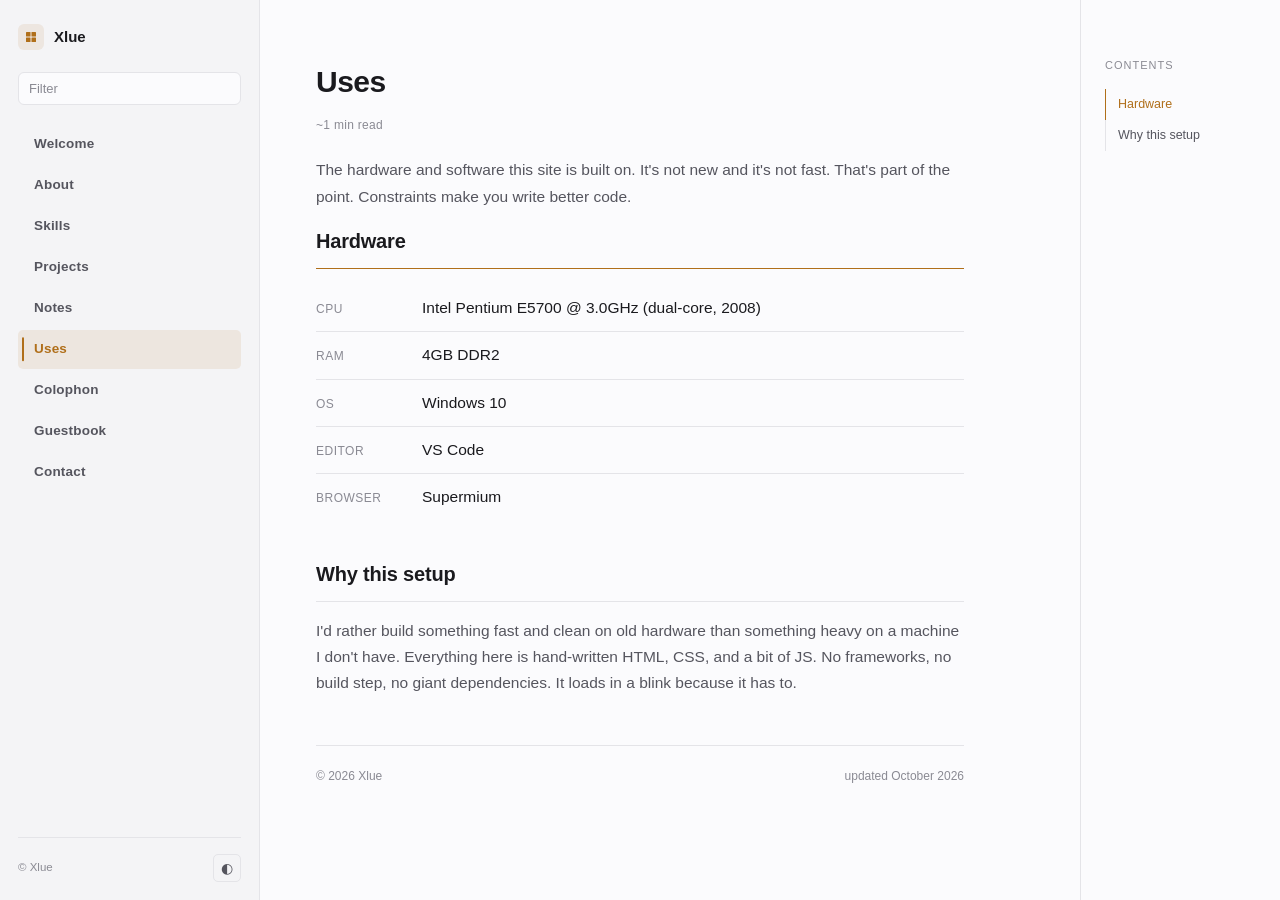
<file: uses.html>
<!DOCTYPE html>
<html lang="en" data-theme="dark">
<head>
<meta charset="UTF-8" />
<meta name="viewport" content="width=device-width, initial-scale=1.0" />
<title>Uses | Xlue</title>
<meta name="description" content="A corner of the internet for myself." />
<meta property="og:type" content="website" />
<meta property="og:title" content="Uses | Xlue" />
<meta property="og:description" content="A corner of the internet for myself." />
<meta property="og:site_name" content="Xlue" />
<meta name="twitter:card" content="summary" />
<meta name="twitter:title" content="Uses | Xlue" />
<meta name="twitter:description" content="A corner of the internet for myself." />
<link rel="icon" href="data:image/svg+xml,<svg xmlns='http://www.w3.org/2000/svg' viewBox='0 0 100 100'><rect width='100' height='100' rx='20' fill='%231b1b1e'/><rect x='24' y='24' width='24' height='24' rx='2' fill='%23e0a458'/><rect x='52' y='24' width='24' height='24' rx='2' fill='%23e0a458'/><rect x='24' y='52' width='24' height='24' rx='2' fill='%23e0a458'/><rect x='52' y='52' width='24' height='24' rx='2' fill='%23e0a458'/></svg>" />
<link rel="stylesheet" href="assets/style.css" />
</head>
<body>

<div class="scroll-progress" aria-hidden="true"></div>
<button class="menu-btn" id="menuBtn" aria-label="Toggle menu">☰</button>

<div class="layout">

  <aside class="sidebar" id="sidebar">
    <div class="sidebar-inner">
      <a class="brand" href="index.html">
        <span class="brand-mark" aria-hidden="true"><svg viewBox="0 0 24 24" width="12" height="12"><rect x="2" y="2" width="9" height="9" rx="1" fill="currentColor"/><rect x="13" y="2" width="9" height="9" rx="1" fill="currentColor"/><rect x="2" y="13" width="9" height="9" rx="1" fill="currentColor"/><rect x="13" y="13" width="9" height="9" rx="1" fill="currentColor"/></svg></span>
        <span class="brand-name">Xlue</span>
      </a>
      <input class="filter" type="text" placeholder="Filter" id="filter" autocomplete="off" />
      <nav class="nav">
        <a class="nav-item" href="index.html">Welcome</a>
        <a class="nav-item" href="about.html">About</a>
        <a class="nav-item" href="skills.html">Skills</a>
        <a class="nav-item" href="projects.html">Projects</a>
        <a class="nav-item" href="notes.html">Notes</a>
        <a class="nav-item active" href="uses.html">Uses</a>
        <a class="nav-item" href="colophon.html">Colophon</a>
        <a class="nav-item" href="guestbook.html">Guestbook</a>
        <a class="nav-item" href="contact.html">Contact</a>
      </nav>
      <div class="sidebar-foot">
        <span>© Xlue</span>
        <button class="theme-toggle" id="themeToggle" aria-label="Toggle theme">
          <span class="t-icon">◐</span>
        </button>
      </div>
    </div>
  </aside>

  <main class="content">
    
<h1>Uses</h1>
<div class="reading-time"></div>

<p>
  The hardware and software this site is built on. It's not new and it's
  not fast. That's part of the point. Constraints make you write better
  code.
</p>

<h2 id="hardware">Hardware</h2>
<ul class="uses-list">
  <li><span class="label">CPU</span><span class="val">Intel Pentium E5700 @ 3.0GHz (dual-core, 2008)</span></li><li><span class="label">RAM</span><span class="val">4GB DDR2</span></li><li><span class="label">OS</span><span class="val">Windows 10</span></li><li><span class="label">Editor</span><span class="val">VS Code</span></li><li><span class="label">Browser</span><span class="val">Supermium</span></li>
</ul>

<h2 id="why">Why this setup</h2>
<p>
  I'd rather build something fast and clean on old hardware than
  something heavy on a machine I don't have. Everything here is
  hand-written HTML, CSS, and a bit of JS. No frameworks, no build step,
  no giant dependencies. It loads in a blink because it has to.
</p>

    <footer class="page-foot">
      <span>© <span id="year"></span> Xlue</span>
      <span>updated October 2026</span>
    </footer>
  </main>

  <aside class="toc">
    <div class="toc-title">Contents</div>
    <a class="toc-link active" href="#hardware">Hardware</a>
    <a class="toc-link" href="#why">Why this setup</a>
  </aside>

</div>

<button class="to-top" aria-label="Back to top">↑</button>
<script src="assets/script.js"></script>
</body>
</html>
</file>
<file: assets/style.css>
:root[data-theme="dark"] {
  --bg:        #1b1b1e;
  --bg-side:   #16161a;
  --bg-card:   #202024;
  --text:      #e8e8ea;
  --text-soft: #a5a5ad;
  --text-dim:  #6b6b75;
  --border:    #2a2a30;
  --accent:    #e0a458;
  --accent-sf: rgba(224, 164, 88, 0.12);
  --code-bg:   #26262c;
}

:root[data-theme="light"] {
  --bg:        #fbfbfd;
  --bg-side:   #f4f4f6;
  --bg-card:   #ffffff;
  --text:      #1a1a1e;
  --text-soft: #55555e;
  --text-dim:  #8a8a93;
  --border:    #e4e4e8;
  --accent:    #b06f1a;
  --accent-sf: rgba(176, 111, 26, 0.10);
  --code-bg:   #f0f0f3;
}

:root {
  --sans: -apple-system, BlinkMacSystemFont, "Segoe UI", Inter, Roboto,
          "Helvetica Neue", Arial, sans-serif;
  --mono: ui-monospace, SFMono-Regular, "SF Mono", Menlo, Consolas,
          "Liberation Mono", monospace;
  --ease: cubic-bezier(0.22, 0.61, 0.36, 1);
}

* { box-sizing: border-box; margin: 0; padding: 0; }

html { scroll-behavior: smooth; scroll-padding-top: 24px; }

body {
  background: var(--bg);
  color: var(--text);
  font-family: var(--sans);
  font-size: 15.5px;
  line-height: 1.7;
  -webkit-font-smoothing: antialiased;
  transition: background 0.35s var(--ease), color 0.35s var(--ease);
  opacity: 1;
}
body.fading { opacity: 0; transition: opacity 0.15s ease; }

a { color: var(--accent); text-decoration: none; transition: color 0.15s; }
a:hover { text-decoration: underline; text-underline-offset: 3px; }

.scroll-progress {
  position: fixed;
  top: 0; left: 0;
  height: 2px;
  width: 0;
  background: var(--accent);
  z-index: 100;
  transition: width 0.08s linear;
  will-change: width;
}

.layout {
  display: grid;
  grid-template-columns: 260px minmax(0, 1fr) 200px;
  max-width: 1280px;
  margin: 0 auto;
  min-height: 100vh;
}

.sidebar {
  border-right: 1px solid var(--border);
  background: var(--bg-side);
  position: sticky;
  top: 0;
  height: 100vh;
  overflow-y: auto;
  transition: background 0.35s var(--ease), border-color 0.35s var(--ease);
}

.sidebar-inner {
  display: flex;
  flex-direction: column;
  height: 100%;
  padding: 24px 18px 18px;
  animation: sidebarIn 0.5s var(--ease) both;
}

@keyframes sidebarIn {
  from { opacity: 0; transform: translateX(-12px); }
  to   { opacity: 1; transform: translateX(0); }
}

.brand {
  display: flex;
  align-items: center;
  gap: 10px;
  margin-bottom: 22px;
  font-weight: 700;
  font-size: 15px;
  text-decoration: none;
  color: var(--text);
}
.brand:hover { text-decoration: none; }

.brand-mark {
  display: inline-flex;
  align-items: center;
  justify-content: center;
  width: 26px;
  height: 26px;
  border-radius: 6px;
  background: var(--accent-sf);
  color: var(--accent);
  transition: transform 0.3s var(--ease);
}
.brand-mark svg { display: block; }
.brand:hover .brand-mark { transform: rotate(-6deg) scale(1.1); }

.filter {
  width: 100%;
  padding: 8px 10px;
  border: 1px solid var(--border);
  border-radius: 6px;
  background: var(--bg);
  color: var(--text);
  font-family: var(--sans);
  font-size: 13px;
  margin-bottom: 20px;
  outline: none;
  transition: border-color 0.2s var(--ease), background 0.35s var(--ease);
}
.filter:focus { border-color: var(--accent); }
.filter::placeholder { color: var(--text-dim); }

.nav { display: flex; flex-direction: column; gap: 2px; flex: 1; }

.nav-item {
  position: relative;
  display: flex;
  align-items: center;
  padding: 8px 12px 8px 16px;
  border-radius: 5px;
  color: var(--text-soft);
  font-size: 13.5px;
  font-weight: 700;
  letter-spacing: 0.2px;
  text-decoration: none;
  transition:
    color 0.2s var(--ease),
    background 0.25s var(--ease),
    transform 0.25s var(--ease),
    opacity 0.25s var(--ease);
}
.nav-item:hover {
  background: var(--accent-sf);
  color: var(--text);
  transform: translateX(3px);
  text-decoration: none;
}
.nav-item.active { background: var(--accent-sf); color: var(--accent); }

.nav-item::before {
  content: "";
  position: absolute;
  left: 4px; top: 50%;
  width: 2px; height: 0;
  background: var(--accent);
  border-radius: 2px;
  transform: translateY(-50%);
  transition: height 0.3s var(--ease);
}
.nav-item.active::before { height: 60%; }
.nav-item:hover::before { height: 40%; }

.nav-item.hidden {
  opacity: 0;
  transform: translateX(-8px);
  pointer-events: none;
  height: 0;
  padding-top: 0;
  padding-bottom: 0;
  margin: 0;
  overflow: hidden;
}

.sidebar-foot {
  display: flex;
  justify-content: space-between;
  align-items: center;
  padding-top: 16px;
  border-top: 1px solid var(--border);
  font-size: 11.5px;
  color: var(--text-dim);
  transition: border-color 0.35s var(--ease), color 0.35s var(--ease);
}

.theme-toggle {
  background: transparent;
  border: 1px solid var(--border);
  border-radius: 5px;
  color: var(--text-soft);
  width: 28px; height: 28px;
  cursor: pointer;
  font-size: 14px;
  display: inline-flex;
  align-items: center;
  justify-content: center;
  transition: all 0.25s var(--ease);
}
.theme-toggle:hover {
  color: var(--accent);
  border-color: var(--accent);
  transform: rotate(15deg);
}
.theme-toggle .t-icon {
  display: inline-block;
  transition: transform 0.5s var(--ease);
}
.theme-toggle:active .t-icon { transform: rotate(180deg); }

.content {
  padding: 56px 56px 80px;
  max-width: 760px;
  width: 100%;
  animation: contentIn 0.55s var(--ease) both;
}

@keyframes contentIn {
  from { opacity: 0; transform: translateY(14px); }
  to   { opacity: 1; transform: translateY(0); }
}

h1 {
  font-size: 30px;
  font-weight: 700;
  letter-spacing: -0.5px;
  margin-bottom: 8px;
  color: var(--text);
  animation: fadeUp 0.5s var(--ease) both;
}

.reading-time {
  font-size: 12px;
  color: var(--text-dim);
  margin-bottom: 22px;
  letter-spacing: 0.3px;
}

@keyframes fadeUp {
  from { opacity: 0; transform: translateY(10px); }
  to   { opacity: 1; transform: translateY(0); }
}

h2 {
  position: relative;
  font-size: 20px;
  font-weight: 600;
  letter-spacing: -0.2px;
  margin: 36px 0 16px;
  color: var(--text);
  padding-bottom: 10px;
  border-bottom: 1px solid var(--border);
  scroll-margin-top: 24px;
  transition: border-color 0.35s var(--ease);
}
h2:first-of-type { margin-top: 8px; }

h2::after {
  content: "";
  position: absolute;
  left: 0; bottom: -1px;
  height: 1px; width: 0;
  background: var(--accent);
  transition: width 0.45s var(--ease), opacity 0.35s var(--ease);
  opacity: 0;
}
h2.active::after { width: 100%; opacity: 1; }

p { margin-bottom: 14px; color: var(--text-soft); transition: color 0.35s var(--ease); }
p em { color: var(--text); font-style: normal; }
p.muted { color: var(--text-dim); font-size: 13px; }

code {
  font-family: var(--mono);
  background: var(--code-bg);
  color: var(--accent);
  padding: 1px 6px;
  border-radius: 4px;
  font-size: 13px;
  transition: background 0.35s var(--ease), color 0.35s var(--ease);
}

.skill-list {
  list-style: none;
  display: flex;
  flex-wrap: wrap;
  gap: 8px;
  margin-top: 12px;
}
.skill-list li { animation: fadeUp 0.45s var(--ease) both; }
.skill-list li:nth-child(1) { animation-delay: 0.05s; }
.skill-list li:nth-child(2) { animation-delay: 0.10s; }
.skill-list li:nth-child(3) { animation-delay: 0.15s; }
.skill-list li:nth-child(4) { animation-delay: 0.20s; }
.skill-list li:nth-child(5) { animation-delay: 0.25s; }
.skill-list li:nth-child(6) { animation-delay: 0.30s; }

.skill-list li code {
  display: inline-block;
  padding: 5px 11px;
  font-size: 13px;
  background: var(--bg-card);
  border: 1px solid var(--border);
  color: var(--text);
  transition:
    border-color 0.25s var(--ease),
    color 0.25s var(--ease),
    transform 0.25s var(--ease),
    box-shadow 0.25s var(--ease);
}
.skill-list li code:hover {
  border-color: var(--accent);
  color: var(--accent);
  transform: translateY(-3px);
  box-shadow: 0 6px 16px rgba(0, 0, 0, 0.18);
}

.uses-list { list-style: none; margin-top: 12px; }
.uses-list li {
  padding: 10px 0;
  border-bottom: 1px solid var(--border);
  display: flex;
  gap: 16px;
  align-items: baseline;
  transition: border-color 0.35s var(--ease), padding-left 0.25s var(--ease);
}
.uses-list li:hover { padding-left: 4px; }
.uses-list li:last-child { border-bottom: none; }
.uses-list .label {
  color: var(--text-dim);
  font-size: 12px;
  min-width: 90px;
  text-transform: uppercase;
  letter-spacing: 0.5px;
}
.uses-list .val { color: var(--text); }

.contact-list { list-style: none; }
.contact-list li {
  padding: 10px 0;
  border-bottom: 1px solid var(--border);
  display: flex;
  gap: 16px;
  align-items: center;
  transition: border-color 0.35s var(--ease), padding-left 0.25s var(--ease);
}
.contact-list li:hover { padding-left: 4px; }
.contact-list li:last-child { border-bottom: none; }
.contact-list .label {
  color: var(--text-dim);
  font-size: 12px;
  min-width: 70px;
  text-transform: uppercase;
  letter-spacing: 0.5px;
}
.contact-list .mono { font-family: var(--mono); color: var(--accent); font-size: 13.5px; }

.copy-btn {
  margin-left: auto;
  background: transparent;
  border: 1px solid var(--border);
  color: var(--text-soft);
  font-family: var(--sans);
  font-size: 11px;
  padding: 3px 9px;
  border-radius: 4px;
  cursor: pointer;
  transition: all 0.2s var(--ease);
}
.copy-btn:hover { border-color: var(--accent); color: var(--accent); }
.copy-btn.copied { border-color: var(--accent); color: var(--accent); }

.toc {
  position: sticky;
  top: 0;
  align-self: start;
  padding: 56px 24px 24px;
  height: 100vh;
  border-left: 1px solid var(--border);
  font-size: 12.5px;
  animation: sidebarIn 0.55s var(--ease) 0.05s both;
  transition: border-color 0.35s var(--ease);
}

.toc-title {
  color: var(--text-dim);
  text-transform: uppercase;
  letter-spacing: 1px;
  font-size: 11px;
  margin-bottom: 14px;
}

.toc-link {
  display: block;
  padding: 5px 0 5px 12px;
  color: var(--text-soft);
  border-left: 1px solid var(--border);
  text-decoration: none;
  transition:
    color 0.2s var(--ease),
    border-color 0.25s var(--ease),
    transform 0.25s var(--ease);
}
.toc-link:hover { color: var(--text); transform: translateX(3px); text-decoration: none; }
.toc-link.active { color: var(--accent); border-left-color: var(--accent); }

.giscus-wrap {
  margin-top: 24px;
  min-height: 200px;
}
.giscus-note {
  font-size: 13px;
  color: var(--text-dim);
  margin-bottom: 16px;
}

.to-top {
  position: fixed;
  bottom: 24px;
  right: 24px;
  width: 40px;
  height: 40px;
  border-radius: 8px;
  background: var(--bg-card);
  border: 1px solid var(--border);
  color: var(--text-soft);
  cursor: pointer;
  font-size: 16px;
  display: flex;
  align-items: center;
  justify-content: center;
  opacity: 0;
  transform: translateY(10px);
  pointer-events: none;
  transition: all 0.25s var(--ease);
  z-index: 90;
}
.to-top.visible {
  opacity: 1;
  transform: translateY(0);
  pointer-events: auto;
}
.to-top:hover { border-color: var(--accent); color: var(--accent); }

.page-foot {
  margin-top: 48px;
  padding-top: 20px;
  border-top: 1px solid var(--border);
  font-size: 12px;
  color: var(--text-dim);
  display: flex;
  justify-content: space-between;
  gap: 12px;
  transition: border-color 0.35s var(--ease);
}

.menu-btn {
  display: none;
  position: fixed;
  top: 14px; left: 14px;
  z-index: 50;
  background: var(--bg-card);
  border: 1px solid var(--border);
  color: var(--text);
  width: 36px; height: 36px;
  border-radius: 6px;
  font-size: 16px;
  cursor: pointer;
  transition: transform 0.2s var(--ease);
}
.menu-btn:active { transform: scale(0.92); }

@media (max-width: 1000px) {
  .layout { grid-template-columns: 260px 1fr; }
  .toc { display: none; }
}

@media (max-width: 720px) {
  .layout { grid-template-columns: 1fr; }
  .menu-btn { display: block; }

  .sidebar {
    position: fixed;
    left: 0; top: 0;
    width: 260px;
    z-index: 40;
    transform: translateX(-100%);
    transition: transform 0.28s var(--ease);
  }
  .sidebar.open { transform: translateX(0); }

  .content { padding: 72px 22px 60px; }
  h1 { font-size: 24px; }
  h2 { font-size: 18px; }
}

@media (prefers-reduced-motion: reduce) {
  *, *::before, *::after {
    animation-duration: 0.001ms !important;
    animation-iteration-count: 1 !important;
    transition-duration: 0.001ms !important;
  }
  html { scroll-behavior: auto; }
}

@media print {
  body { background: #fff; color: #000; }
  .sidebar, .toc, .to-top, .menu-btn, .scroll-progress, .copy-btn,
  .theme-toggle, .page-foot, .reading-time { display: none !important; }
  .layout { display: block; }
  .content { padding: 0; max-width: 100%; }
  a { color: #000; text-decoration: underline; }
}
</file>
